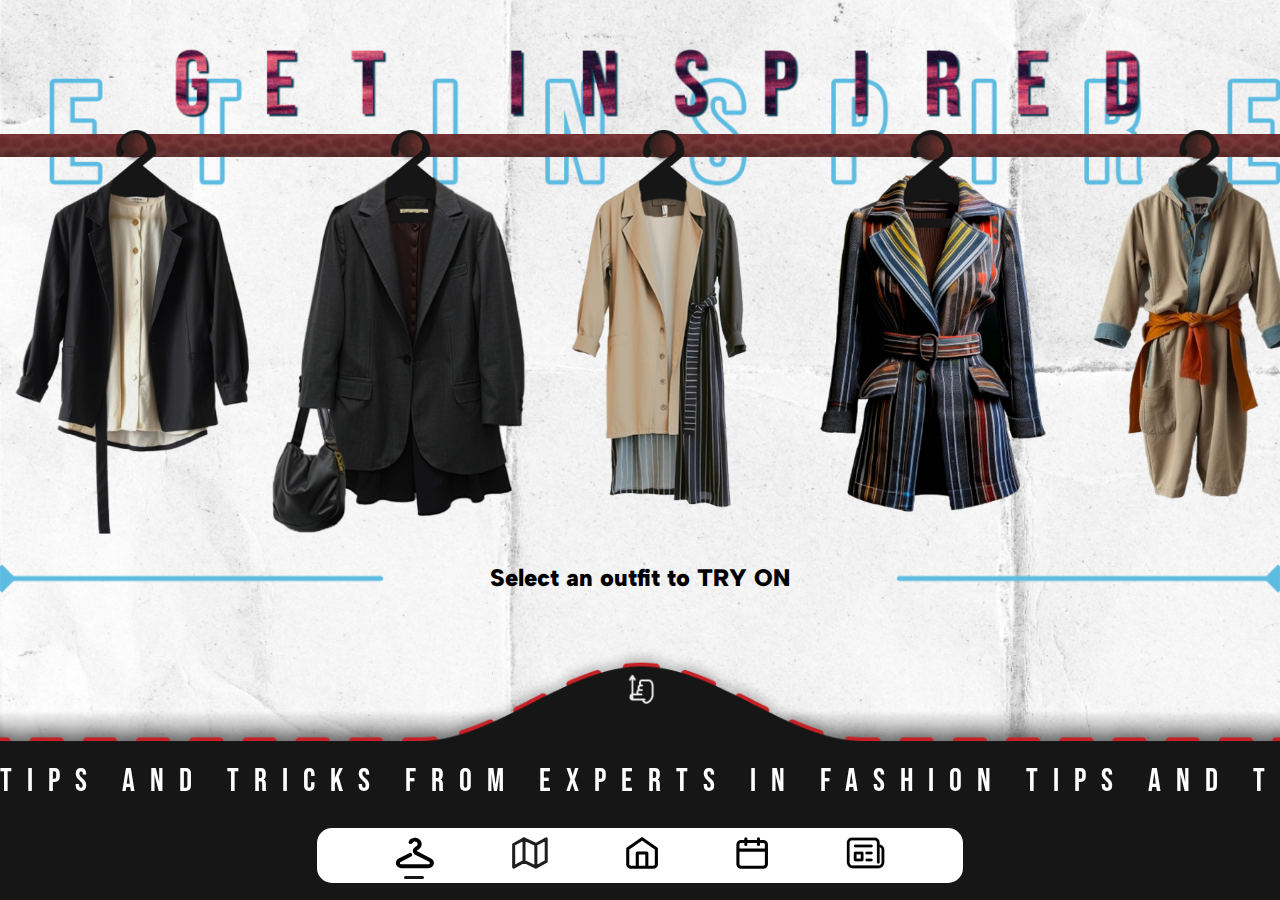
<file: inspiration_page-larisa.html>
<!DOCTYPE html>
<html lang="en" xmlns="http://www.w3.org/1999/html">
<head>
    <meta charset="UTF-8">
    <meta name="viewpoint" content="width=device-width, initial-scale=1.0"/>
    <link rel="icon" href="resources/icon_nails.png">
    <meta name="description" content="Get inspiration for your fashion week outfits. Try on outfits and read pieces of fashion advice from renown designers">
    <link rel="preconnect" href="https://fonts.googleapis.com">
    <link rel="preconnect" href="https://fonts.gstatic.com" crossorigin>
    <link href="https://fonts.googleapis.com/css2?family=Albert+Sans:ital,wght@0,100..900;1,100..900&family=Bebas+Neue&family=Chakra+Petch:ital,wght@0,300;0,400;0,500;0,600;0,700;1,300;1,400;1,500;1,600;1,700&family=Goldman:wght@400;700&display=swap" rel="stylesheet">
    <title>Get Inspired</title>
    <link rel="stylesheet" href="inspiration_style-larisa.css">
    <script src="https://ajax.googleapis.com/ajax/libs/jquery/3.5.1/jquery.min.js"></script>
</head>
<body>
  <div id="screensaver">
    <video autoplay muted loop playsinline>
      <source src="resources/screensaver_video.mp4" type="video/mp4">
      Your browser does not support the video tag.
    </video>
</div>
  <header>
    <img src="resources/get_inspired_title.png" class="title-pic" alt="Get Inspired" class="title">
  </header>

  <section class="scroll-container">
    <img src="resources/hang_rod.png" class="hang-rod" alt="Hang rod">
    <div class="clothes">
      <img src="resources/outfit1.png" alt="Black blazer with cream shirt">
      <img src="resources/outfit2.png" alt="Grey blazer with leather top, black skirt and black leather bag">
      <img src="resources/outfit3.png" alt="Cream and striped long coat">
      <a href="http://127.0.0.1:5500/camera-filter-larisa/camera_page-larisa.html"><img src="resources/outfit4.png" alt="Colorful striped blazer"></a>
      <img src="resources/outfit5.png" alt="Cream overall with blue accents and orange belt">
      <img src="resources/outfit6.png" alt="Brown coat with belt">
      <img src="resources/outfit7.png" alt="Brown and gray blazer with knitted top">
      <img src="resources/outfit8.png" alt="Cream coat with black accents">
      <img src="resources/outfit9.png" alt="Cream blazer with stripped long top">
      <img src="resources/outfit10.png" alt="Black top with orange pants">
    </section>

    <section class="select-outfit">
      <img src="resources/Line 1.png" class="line1" alt="dividing line">
      <p class="try-on">Select an outfit to TRY ON</p>
      <img src="resources/Line 2.png" class="line2" alt="dividing line">
    </section>

    <div class="tt">
      <p>TIPS AND TRICKS FROM EXPERTS IN FASHION TIPS AND TRICKS FROM EXPERTS IN FASHION</p>
    </div>

    <div id="nav-wrapper">
      <div id="nav">
        <div id="selection-wrapper">
          <a href="inspiration_page-larisa.html"><img src="resources/Outfits.svg" alt=""></a>
          <div id="selection"></div>
        </div>
          <a href="map.html"><img src="resources/Map.svg" alt=""></a>
              <a href="index.html"><img src="resources/Home.svg" alt=""></a>
          <a href="events.html"><img src="resources/Calendar.svg" alt=""></a>
          <a href="lina.html"><img src="resources/News.svg" alt=""></a>
      </div>
    </div>

    <section class="overlay" id="overlay">
      <img src="resources/drag_union.png" alt="Drag Handle" class="overlay-handle" id="overlayHandle">
      <div class="overlay-content" id="overlayContent">
      </div>
    </section>
    <script src="inspiration_script-larisa.js"></script>
</body>
</file>
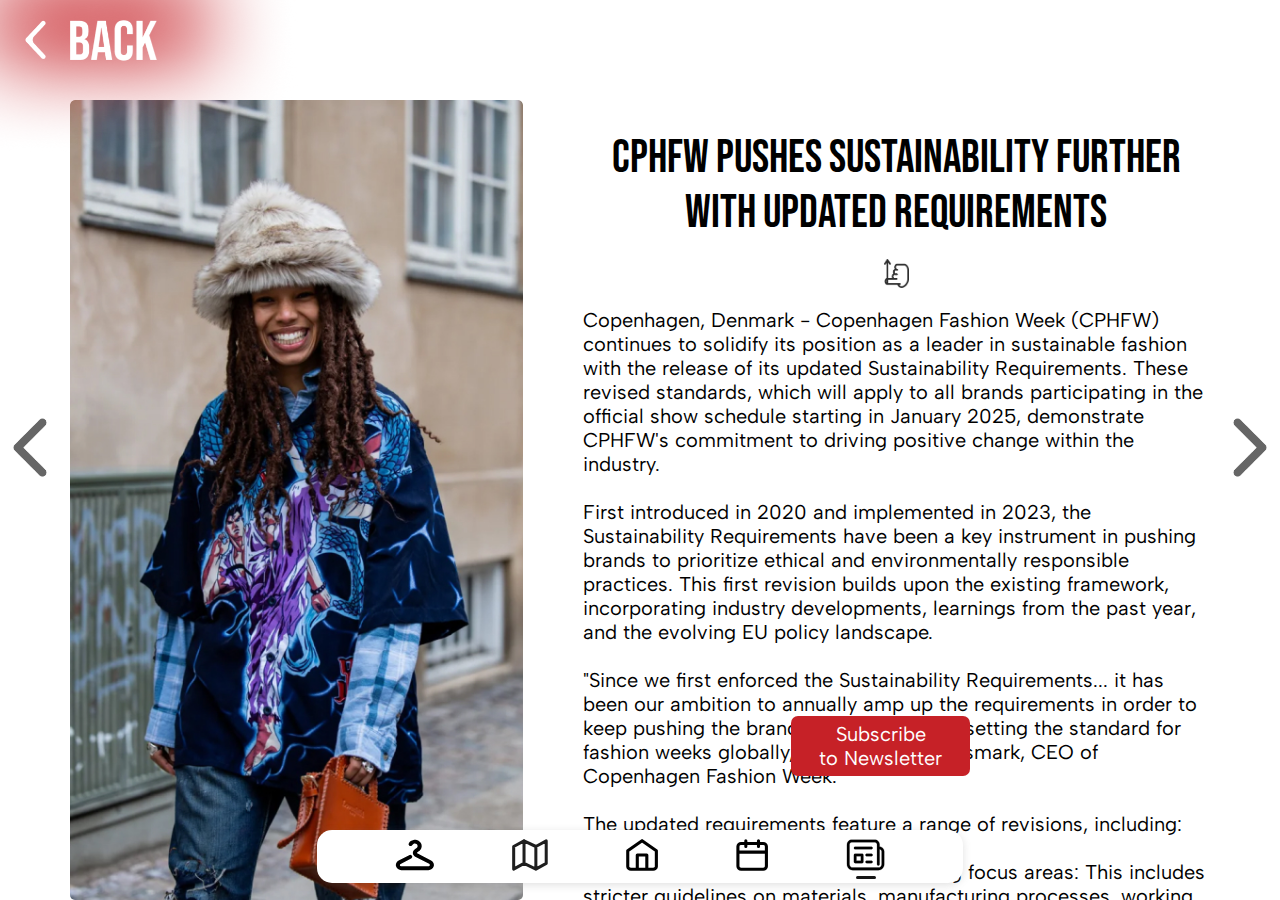
<file: lina.html>
<!DOCTYPE html>
<html>
<head>
    <title>News page 1</title>
    <link rel="stylesheet" href="stylesheet-lina.css">
    <meta name="viewport" content="width=device-width, initial-scale=1.0"> 
    <link href="https://fonts.googleapis.com/css2?family=Albert+Sans:ital,wght@0,100..900;1,100..900&family=Bebas+Neue&display=swap" rel="stylesheet">
    <script src="https://ajax.googleapis.com/ajax/libs/jquery/3.5.1/jquery.min.js"></script>
</head>
<body>
    <div id="screensaver">
        <video autoplay muted loop playsinline>
          <source src="resources/screensaver_video.mp4" type="video/mp4">
          Your browser does not support the video tag.
        </video>
    </div>
    <div class="news">

        <div class="image">
            <div class="image-frame" style="background-image: url(resources/images/sustanability.jpg);"></div>
        </div>

        <div class="text-section">
            <div class="content-wrapper">
                <h1>CPHFW PUSHES SUSTAINABILITY FURTHER WITH UPDATED REQUIREMENTS</h1>
                <img src="resources/images/drag icon.jpg" alt="Drag" class="drag-icon">
            
                <p>Copenhagen, Denmark - Copenhagen Fashion Week (CPHFW) continues to solidify its position as a leader in sustainable fashion with the release of its updated Sustainability Requirements.  These revised standards, which will apply to all brands participating in the official show schedule starting in January 2025, demonstrate CPHFW's commitment to driving positive change within the industry. <br><br>

                First introduced in 2020 and implemented in 2023, the Sustainability Requirements have been a key instrument in pushing brands to prioritize ethical and environmentally responsible practices. This first revision builds upon the existing framework, incorporating industry developments, learnings from the past year, and the evolving EU policy landscape. <br><br>
                
                "Since we first enforced the Sustainability Requirements... it has been our ambition to annually amp up the requirements in order to keep pushing the brands and to continue setting the standard for fashion weeks globally," says Cecilie Thorsmark, CEO of Copenhagen Fashion Week. <br><br>
                
                The updated requirements feature a range of revisions, including:<br><br>
                
                - Strengthened criteria across all existing focus areas: This includes stricter guidelines on materials, manufacturing processes, working conditions, and waste management.<br><br>
                
                - Increased emphasis on circularity: Brands are encouraged to adopt circular business models, with specific requirements related to design, production, and end-of-life management of garments.<br><br>
                
                - Enhanced transparency and traceability:  Brands must provide detailed information about their supply chains and sustainability practices, enabling greater accountability and consumer awareness.<br><br>
                
                - Focus on social sustainability: The updated requirements underscore the importance of fair wages, safe working conditions, and diversity and inclusion within the fashion industry.<br><br>
                
                CPHFW's ongoing efforts extend beyond the Sustainability Requirements. The organization recently published its 2023 Annual Sustainability Report, highlighting progress made on its 2023-2025 Action Plan.  This includes achieving 20 out of 20 targets set for 2023, covering areas such as education, emission and waste reduction, and accelerating industry-wide sustainability efforts.<br><br>
                
                By consistently raising the bar for sustainable practices, CPHFW is not only influencing the brands that participate in its events but also inspiring other fashion weeks and industry players to embrace a more responsible approach. As the fashion world increasingly recognizes the urgent need for change, CPHFW's leadership serves as a beacon, guiding the industry towards a more sustainable future.<br><br><br><br><br><br><br><br>
                </p>
            </div>
        </div>
    </div>

    <div class="arrow-buttons">
        <a href="news5.html"><img src="resources/images/arrow.png" alt="News Page 5"></a>
        <a href="news2.html"><img src="resources/images/arrow.png" alt="News Page 2"></a>
    </div>

    <div class="back-button">
        <a href="index.html"><img src="resources/images/Group 14.png" alt="Back"></a>
    </div>

    <div class="button-wrapper"> 
        <button id="subscribe-btn">Subscribe <br> to Newsletter</button>
    </div>

    <div id="nav-wrapper">
        <div id="nav">
            <a href="inspiration_page-larisa.html"><img src="resources/Outfits.svg" alt=""></a>
            <a href="map.html"><img src="resources/Map.svg" alt=""></a>        
            <a href="index.html"><img src="resources/Home.svg" alt=""></a>
            <a href="events.html"><img src="resources/Calendar.svg" alt=""></a>
            <div id="selection-wrapper">
                <a href="lina.html"><img src="resources/News.svg" alt=""></a>
                <div id="selection"></div>
            </div>
        </div>
    </div>
    
    
    <div id="overlay" class="overlay">
        <div class="modal">
            <span class="close-btn" id="close-btn">&times;</span>
            <h1>
                <span class="highlight"><b>Sign up</b></span> to get exclusive discounts<br>
                from our sponsors and stay on top<br>
                of the latest news.
            </h1>
            <p>Your email:</p>
            <form id="email-form">
                <input type="email" required>
                <button type="submit">Submit</button>
            </form>
        </div>
    </div>

    <div id="thank-you-overlay" class="overlay"> 
        <div class="modal">
          <span class="close-btn" onclick="closeThankYouOverlay()">&times;</span> 
          <h2>Thank you <br> for your subscription!</h2>
        </div>
    </div>

    <script src="overlay.js"></script>

</body>
</html>
</file>
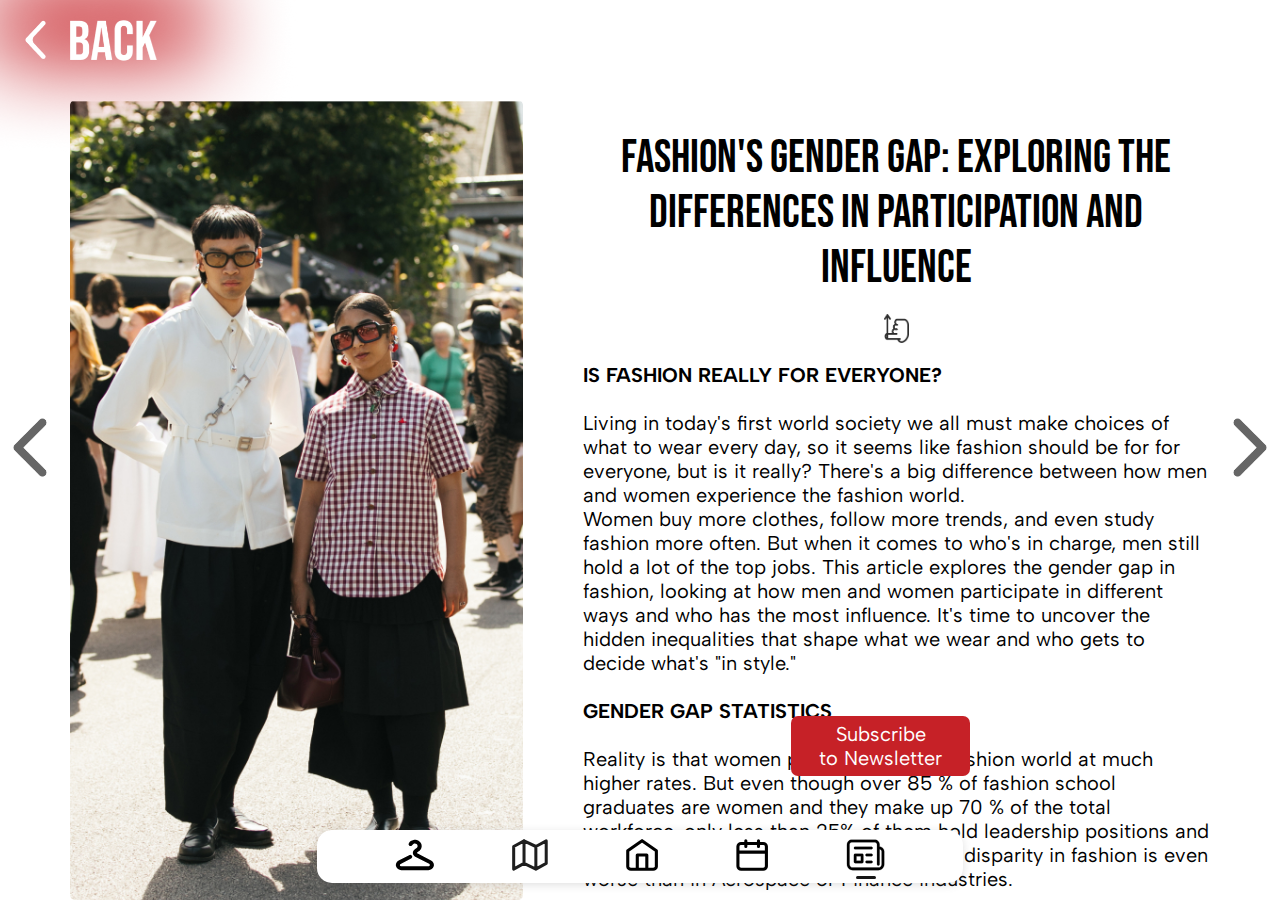
<file: news2.html>
<!DOCTYPE html>
<html>
<head>
    <title>News page 2</title>
    <link rel="stylesheet" href="stylesheet-lina.css">
    <meta name="viewport" content="width=device-width, initial-scale=1.0"> 
    <link href="https://fonts.googleapis.com/css2?family=Albert+Sans:ital,wght@0,100..900;1,100..900&family=Bebas+Neue&display=swap" rel="stylesheet">
    <script src="https://ajax.googleapis.com/ajax/libs/jquery/3.5.1/jquery.min.js"></script>
</head>
<body>
    <div id="screensaver">
        <video autoplay muted loop playsinline>
          <source src="resources/screensaver_video.mp4" type="video/mp4">
          Your browser does not support the video tag.
        </video>
    </div>
    <div class="news">

        <div class="image">
            <div class="image-frame" style="background-image: url(resources/images/gender.jpg);"></div>
        </div>

        <div class="text-section">
            <div class="content-wrapper">
                <h1>FASHION'S GENDER GAP: EXPLORING THE DIFFERENCES IN PARTICIPATION AND INFLUENCE</h1>
                <img src="resources/images/drag icon.jpg" alt="Drag" class="drag-icon">
            
                <p><b>IS FASHION REALLY FOR EVERYONE?</b><br><br>
                    Living in today's first world society we all must make choices of what to wear every day, so it seems like fashion should be for for everyone, but is it really? There's a big difference between how men and women experience the fashion world. <br>
                    Women buy more clothes, follow more trends, and even study fashion more often. But when it comes to who's in charge, men still hold a lot of the top jobs. This article explores the gender gap in fashion, looking at how men and women participate in different ways and who has the most influence. It's time to uncover the hidden inequalities that shape what we wear and who gets to decide what's "in style."<br><br>
                    
                    <b>GENDER GAP STATISTICS</b><br><br>
                    Reality is that women participate in the fashion world at much higher rates. But even though over 85 % of fashion school graduates are women and they make up 70 % of the total workforce, only less than 25% of them hold leadership positions and another surprising fact is that the gender disparity in fashion is even worse than in Aerospace or Finance industries.<br><br>
                    
                    <b>WHY THE IMBALANCE?</b><br><br>
                     There are several factors contribute to this imbalance. Unconscious bias, lack of mentorship for women, and the challenge of balancing work and family life all play a role. The industry's demanding schedule and pressure to conform to certain beauty standards can also disproportionately affect women. I addition to that fashion has a long history of reinforcing traditional gender roles and expectations. This legacy is hard to shake off, and many structures and practices within the industry still reflect these outdated norms.<br><br>
                    
                    <b>MEN'S SIDE</b><br><br>
                    But I think it's important to look at the other side of the spectrum which is men and fashion. While they might not face the same barriers to entry, men are also affected by the gender gap in the industry. They often feel limited by narrow definitions of masculinity and a lack of options for self-expression through clothing. Societal pressures and workplace dress codes can reinforce traditional gender roles, leaving little room for men to explore their personal style. This can lead to feelings of restriction, a lack of confidence, and even body image issues. It's crucial to recognize that the fashion industry's gender gap affects everyone and creating a more inclusive and equitable space will benefit men just as much as women.<br><br>
                    
                    <b>CONCLUSION</b><br><br>
                    Fashion can seem unfair to both women and men. Women are often the ones buying and wearing the clothes, but they don't have as much say in how the fashion world works. Men also feel pressure to dress a certain way, which can be limiting and make them feel insecure. To make fashion better for everyone, we need to get rid of old ideas about what men and women should wear and how they should act. We need to make sure everyone feels welcome and has the chance to succeed, no matter their gender. If we do this, fashion can be a place where everyone feels good about themselves and can express who they are.<br><br><br><br><br><br><br></p>
            </div>
        </div>
    </div>

    <div class="arrow-buttons">
        <a href="lina.html"><img src="resources/images/arrow.png" alt="News Page 1"></a>
        <a href="news3.html"><img src="resources/images/arrow.png" alt="News Page 3"></a>
    </div>
    <div class="back-button">
        <a href="index.html"><img src="resources/images/Group 14.png" alt="Back"></a>
    </div>

    <div class="button-wrapper"> 
        <button id="subscribe-btn">Subscribe <br> to Newsletter</button>
    </div>

    <div id="nav-wrapper">
        <div id="nav">
            <a href="inspiration_page-larisa.html"><img src="resources/Outfits.svg" alt=""></a>
            <a href="map.html"><img src="resources/Map.svg" alt=""></a>        
            <a href="index.html"><img src="resources/Home.svg" alt=""></a>
            <a href="events.html"><img src="resources/Calendar.svg" alt=""></a>
            <div id="selection-wrapper">
                <a href="lina.html"><img src="resources/News.svg" alt=""></a>
                <div id="selection"></div>
            </div>
        </div>
    </div>

    <div id="overlay" class="overlay">
        <div class="modal">
            <span class="close-btn" id="close-btn">&times;</span>
            <h1>
                <span class="highlight"><b>Sign up</b></span> to get exclusive discounts<br>
                from our sponsors and stay on top<br>
                of the latest news.
            </h1>
            <p>Your email:</p>
            <form id="email-form">
                <input type="email" required>
                <button type="submit">Submit</button>
            </form>
        </div>
    </div>

    <div id="thank-you-overlay" class="overlay"> 
        <div class="modal">
          <span class="close-btn" onclick="closeThankYouOverlay()">&times;</span> 
          <h2>Thank you <br> for your subscription!</h2>
        </div>
    </div>

    <script src="overlay.js"></script>

</body>
</html>
</file>
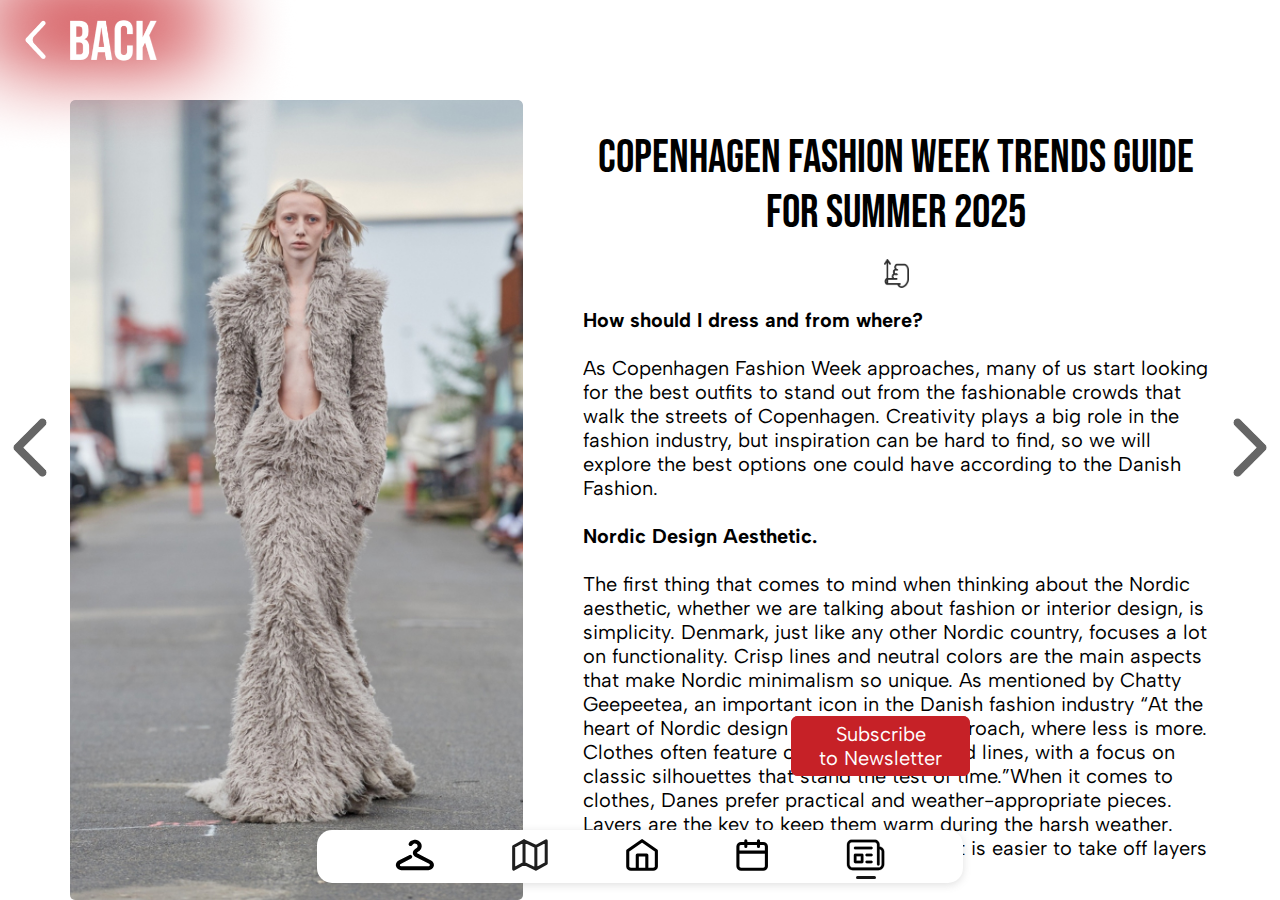
<file: news3.html>
<!DOCTYPE html>
<html>
<head>
    <title>News page 3</title>
    <link rel="stylesheet" href="stylesheet-lina.css">
    <meta name="viewport" content="width=device-width, initial-scale=1.0"> 
    <link href="https://fonts.googleapis.com/css2?family=Albert+Sans:ital,wght@0,100..900;1,100..900&family=Bebas+Neue&display=swap" rel="stylesheet">
    <script src="https://ajax.googleapis.com/ajax/libs/jquery/3.5.1/jquery.min.js"></script>

</head>
<body>
    <div id="screensaver">
        <video autoplay muted loop playsinline>
          <source src="resources/screensaver_video.mp4" type="video/mp4">
          Your browser does not support the video tag.
        </video>
    </div>
    <div class="news">

        <div class="image">
            <div class="image-frame" style="background-image: url(resources/images/trends.jpg);"></div>
        </div>

        <div class="text-section">
            <div class="content-wrapper">
                <h1>Copenhagen fashion week Trends guide for summer 2025</h1>
                <img src="resources/images/drag icon.jpg" alt="Drag" class="drag-icon">
            
                <p>
                    <b>How should I dress and from where?</b><br><br>

                    As Copenhagen Fashion Week approaches, many of us start looking for the best outfits to stand out from the fashionable crowds that walk the streets of Copenhagen. Creativity plays a big role in the fashion industry, but inspiration can be hard to find, so we will explore the best options one could have according to the Danish Fashion.<br><br>

                    <b>Nordic Design Aesthetic.</b><br><br>

                    The first thing that comes to mind when thinking about the Nordic aesthetic, whether we are talking about fashion or interior design, is simplicity. Denmark, just like any other Nordic country, focuses a lot on functionality. Crisp lines and neutral colors are the main aspects that make Nordic minimalism so unique. As mentioned by Chatty Geepeetea, an important icon in the Danish fashion industry “At the heart of Nordic design is a minimalist approach, where less is more. Clothes often feature clean, unembellished lines, with a focus on classic silhouettes that stand the test of time.”When it comes to clothes, Danes prefer practical and weather-appropriate pieces. Layers are the key to keep them warm during the harsh weather. Layering is especially practical because it is easier to take off layers as you get into warmer places.<br><br>
                <ul>
                    <li>Turtle necks under short-sleeve tops</li>
                    <li>Shirts under knitted vests</li>
                    <li>Long or short skirts over long pants</li>
                    <li>Ankle-length coats and fur</li><br>
                </ul>

                    <b>Internet Trends</b>

                    As mentioned above, internet trends are a big influence for the fashionable people of Copenhagen. Whatever pattern, color palette or fashion style is trending on the internet, you will see it be worn by most of the youth.<br>
                    Street style is very popular at the moment, with elements of Y2K fashion which is essentially 2000’s looks mostly seen on young celebrities at the time, and futuristic accessories.
                    While internet trendy looks seem the best option when you want to stand out, they tend to be copies of copies of outfits. Sure, it is a great idea to get inspired by them but adding details that convey your unique personality is what really makes you stand out.<br><br>

                    <b>Best Affordable Shops</b><br><br>

                    As the economy continues on getting worse each day, it is important that we spend as less money as we can.<br>
                    Many people have turned to thrift-shopping over the past few years as it is both affordable and sustainable.<br>
                    Many “long-lost” designer pieces can be found even at your closest second-hand shop. “Vintage is in, thrifting is cool now” say the people of Denmark.<br>
                    Statistics have shown that thrift-shopping and reselling has increased by approximately 20% over the past 7 years, and it continues to rise as reselling websites like Vinted or Facebook Marketplace are being flooded with users.<br><br>


                    Instagram link <br>
                    Facebook link <br>
                    X link <br>
                    Youtube link<br><br><br><br><br>
                </p>
            </div>
        </div>
    </div>
    <div class="arrow-buttons">
        <a href="news2.html"><img src="resources/images/arrow.png" alt="News Page 2"></a>
        <a href="news4.html"><img src="resources/images/arrow.png" alt="News Page 4"></a>
    </div>
    <div class="back-button">
        <a href="index.html"><img src="resources/images/Group 14.png" alt="Back"></a>
    </div>
    <div class="button-wrapper"> 
        <button>Subscribe <br> to Newsletter</button>
    </div>

    <div class="button-wrapper"> 
        <button id="subscribe-btn">Subscribe <br> to Newsletter</button>
    </div>

    <div id="nav-wrapper">
        <div id="nav">
            <a href="inspiration_page-larisa.html"><img src="resources/Outfits.svg" alt=""></a>
            <a href="map.html"><img src="resources/Map.svg" alt=""></a>        
            <a href="index.html"><img src="resources/Home.svg" alt=""></a>
            <a href="events.html"><img src="resources/Calendar.svg" alt=""></a>
            <div id="selection-wrapper">
                <a href="lina.html"><img src="resources/News.svg" alt=""></a>
                <div id="selection"></div>
            </div>
        </div>
    </div>


    <div id="overlay" class="overlay">
        <div class="modal">
            <span class="close-btn" id="close-btn">&times;</span>
            <h1>
                <span class="highlight"><b>Sign up</b></span> to get exclusive discounts<br>
                from our sponsors and stay on top<br>
                of the latest news.
            </h1>
            <p>Your email:</p>
            <form id="email-form">
                <input type="email" required>
                <button type="submit">Submit</button>
            </form>
        </div>
    </div>

    <div id="thank-you-overlay" class="overlay"> 
        <div class="modal">
          <span class="close-btn" onclick="closeThankYouOverlay()">&times;</span> 
          <h2>Thank you <br> for your subscription!</h2>
        </div>
    </div>

    <script src="overlay.js"></script>

</body>
</html>
</file>
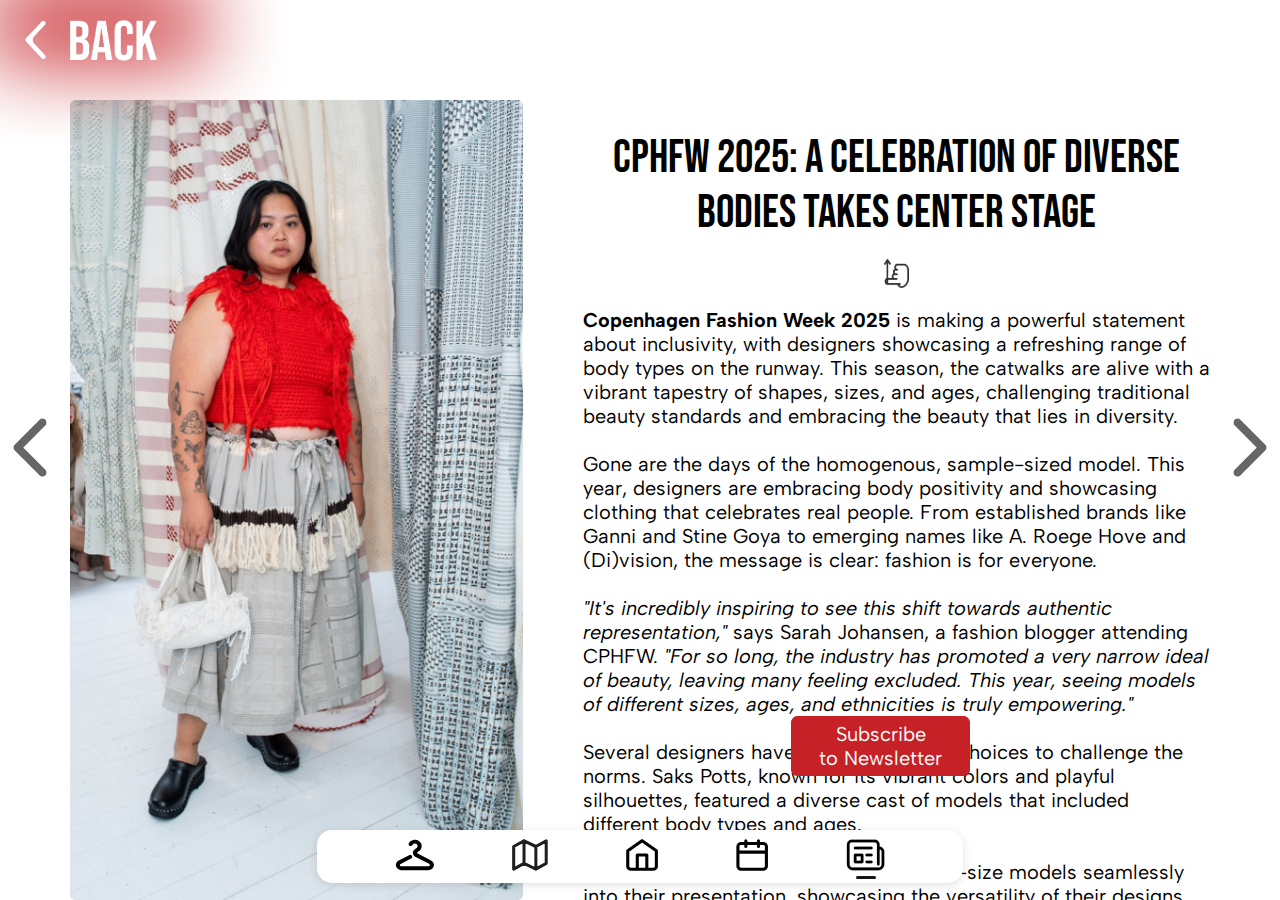
<file: news4.html>
<!DOCTYPE html>
<html>
<head>
    <title>News page 4</title>
    <link rel="stylesheet" href="stylesheet-lina.css">
    <meta name="viewport" content="width=device-width, initial-scale=1.0"> 
    <link href="https://fonts.googleapis.com/css2?family=Albert+Sans:ital,wght@0,100..900;1,100..900&family=Bebas+Neue&display=swap" rel="stylesheet">
    <script src="https://ajax.googleapis.com/ajax/libs/jquery/3.5.1/jquery.min.js"></script>

</head>
<body>
    <div id="screensaver">
        <video autoplay muted loop playsinline>
          <source src="resources/screensaver_video.mp4" type="video/mp4">
          Your browser does not support the video tag.
        </video>
    </div>
    <div class="news">

        <div class="image">
            <div class="image-frame" style="background-image: url(resources/images/diverse.jpg);"></div>
        </div>

        <div class="text-section">
            <div class="content-wrapper">
                <h1>CPHFW 2025: A Celebration of Diverse Bodies Takes Center Stage</h1>
                <img src="resources/images/drag icon.jpg" alt="Drag" class="drag-icon">
            
                <p>
                    <b>Copenhagen Fashion Week 2025</b> is making a powerful statement about inclusivity, with designers showcasing a refreshing range of body types on the runway. This season, the catwalks are alive with a vibrant tapestry of shapes, sizes, and ages, challenging traditional beauty standards and embracing the beauty that lies in diversity.<br><br>

                    Gone are the days of the homogenous, sample-sized model. This year, designers are embracing body positivity and showcasing clothing that celebrates real people. From established brands like Ganni and Stine Goya to emerging names like A. Roege Hove and (Di)vision, the message is clear: fashion is for everyone.<br><br>
                        
                    <i>"It's incredibly inspiring to see this shift towards authentic representation,"</i> says Sarah Johansen, a fashion blogger attending CPHFW. <i>"For so long, the industry has promoted a very narrow ideal of beauty, leaving many feeling excluded. This year, seeing models of different sizes, ages, and ethnicities is truly empowering."</i><br><br>
                    Several designers have made conscious choices to challenge the norms. Saks Potts, known for its vibrant colors and playful silhouettes, featured a diverse cast of models that included different body types and ages.<br><br>
                        
                    Baum und Pferdgarten incorporated plus-size models seamlessly into their presentation, showcasing the versatility of their designs.
                    This move towards inclusivity is not just a trend; it reflects a broader social movement demanding greater representation in media and fashion. Consumers are increasingly vocal about supporting brands that reflect their values, and designers are responding.<br><br>
                    <i>"It's not just about ticking boxes,"</i> says Niels Jensen, a fashion design student. <i>"It's about creating clothes that make people feel confident and beautiful in their own skin.This season at CPHFW proves that fashion can be a powerful tool for celebrating individuality and challenging outdated norms."</i><br><br>
                        
                    Copenhagen Fashion Week 2025 is setting a powerful precedent for the industry, proving that inclusivity is not just good ethics, it's good business. By embracing diversity, the fashion world is finally starting to reflect the real world, and that's something to celebrate.<br><br><br><br><br><br><br><br><br>
                </p>
            </div>
        </div>
    </div>
    <div class="arrow-buttons">
        <a href="news3.html"><img src="resources/images/arrow.png" alt="News Page 3"></a>
        <a href="news5.html"><img src="resources/images/arrow.png" alt="News Page 5"></a>
    </div>
    <div class="back-button">
        <a href="index.html"><img src="resources/images/Group 14.png" alt="Back"></a>
    </div>
    <div class="button-wrapper"> 
        <button>Subscribe <br> to Newsletter</button>
    </div>

    <div class="button-wrapper"> 
        <button id="subscribe-btn">Subscribe <br> to Newsletter</button>
    </div>

    <div id="nav-wrapper">
        <div id="nav">
            <a href="inspiration_page-larisa.html"><img src="resources/Outfits.svg" alt=""></a>
            <a href="map.html"><img src="resources/Map.svg" alt=""></a>        
            <a href="index.html"><img src="resources/Home.svg" alt=""></a>
            <a href="events.html"><img src="resources/Calendar.svg" alt=""></a>
            <div id="selection-wrapper">
                <a href="lina.html"><img src="resources/News.svg" alt=""></a>
                <div id="selection"></div>
            </div>
            
        </div>
    </div>


    <div id="overlay" class="overlay">
        <div class="modal">
            <span class="close-btn" id="close-btn">&times;</span>
            <h1>
                <span class="highlight"><b>Sign up</b></span> to get exclusive discounts<br>
                from our sponsors and stay on top<br>
                of the latest news.
            </h1>
            <p>Your email:</p>
            <form id="email-form">
                <input type="email" required>
                <button type="submit">Submit</button>
            </form>
        </div>
    </div>

    <div id="thank-you-overlay" class="overlay"> 
        <div class="modal">
          <span class="close-btn" onclick="closeThankYouOverlay()">&times;</span> 
          <h2>Thank you <br> for your subscription!</h2>
        </div>
    </div>

    <script src="overlay.js"></script>

</body>
</html>
</file>
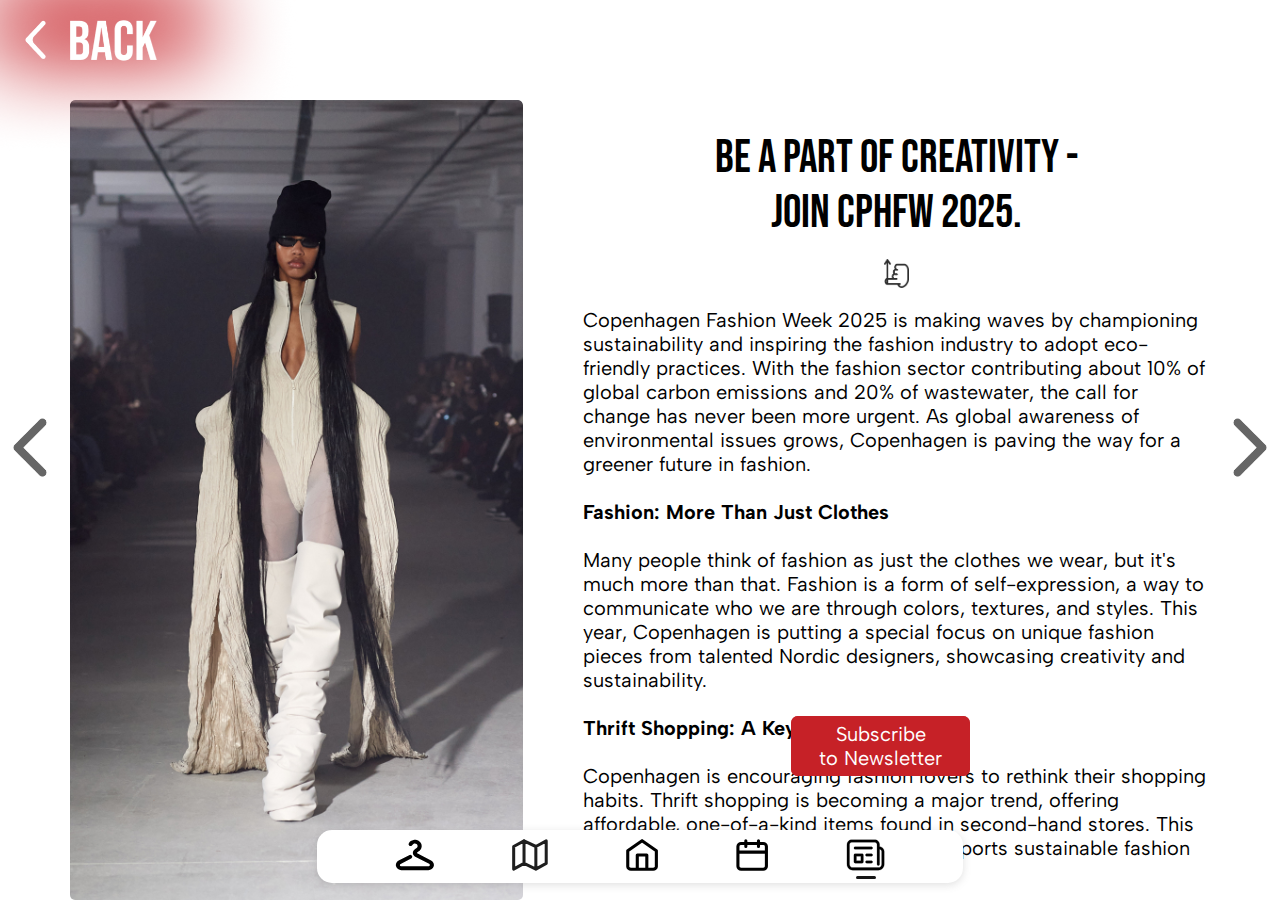
<file: news5.html>
<!DOCTYPE html>
<html>
<head>
    <title>News page 5</title>
    <link rel="stylesheet" href="stylesheet-lina.css">
    <meta name="viewport" content="width=device-width, initial-scale=1.0"> 
    <link href="https://fonts.googleapis.com/css2?family=Albert+Sans:ital,wght@0,100..900;1,100..900&family=Bebas+Neue&display=swap" rel="stylesheet">
    <script src="https://ajax.googleapis.com/ajax/libs/jquery/3.5.1/jquery.min.js"></script>

</head>
<body>
    <div id="screensaver">
        <video autoplay muted loop playsinline>
          <source src="resources/screensaver_video.mp4" type="video/mp4">
          Your browser does not support the video tag.
        </video>
    </div>
    <div class="news">

        <div class="image">
            <div class="image-frame" style="background-image: url(resources/images/creativity.jpg);"></div>
        </div>

        <div class="text-section">
            <div class="content-wrapper">
                <h1>Be a part of creativity -
                    <br>Join CPHFW 2025.</h1>
                <img src="resources/images/drag icon.jpg" alt="Drag" class="drag-icon">
            
                <p>
                    Copenhagen Fashion Week 2025 is making waves by championing sustainability and inspiring the fashion industry to adopt eco-friendly practices. With the fashion sector contributing about 10% of global carbon emissions and 20% of wastewater, the call for change has never been more urgent. As global awareness of environmental issues grows, Copenhagen is paving the way for a greener future in fashion.<br><br>
                    
                    <b>Fashion: More Than Just Clothes</b> <br><br>
                    
                    Many people think of fashion as just the clothes we wear, but it's much more than that. Fashion is a form of self-expression, a way to communicate who we are through colors, textures, and styles. This year, Copenhagen is putting a special focus on unique fashion pieces from talented Nordic designers, showcasing creativity and sustainability.<br><br>
                    
                    <b>Thrift Shopping: A Key Trend</b><br><br>
                    
                    Copenhagen is encouraging fashion lovers to rethink their shopping habits. Thrift shopping is becoming a major trend, offering affordable, one-of-a-kind items found in second-hand stores. This not only helps reduce waste but also supports sustainable fashion by giving pre-loved items a second life.<br><br>
                    
                    <b>More Than a Fashion Show</b><br><br>
                    
                    Copenhagen Fashion Week is more than just a runway event—it's an educational platform. Throughout the week, workshops and panel discussions provide valuable insights on sustainable fashion practices. Industry leaders, environmentalists, and designers come together to share their expertise and discuss the importance of eco-consciousness in fashion.<br><br>
                    
                    
                    <b>Why Sustainability Matters in Fashion</b><br><br>
                    
                    The fashion industry has a huge environmental footprint, and events like Copenhagen Fashion Week play a critical role in shaping the future of fashion. By embracing sustainability, the event sets a powerful example for the industry to follow.<br><br>

                    
                    By breaking the content into digestible sections and adding headings, this version is optimized for online readers. It's easier to skim and emphasizes key points for better engagement! Let me know if you'd like to refine it further.<br><br>
                    
                    Instagram link <br>
                    Facebook link <br>
                    X link <br>
                    Youtube link<br><br><br><br><br><br>
                </p>
            </div>
        </div>
    </div>
    <div class="arrow-buttons">
        <a href="news4.html"><img src="resources/images/arrow.png" alt="News Page 4"></a>
        <a href="lina.html"><img src="resources/images/arrow.png" alt="News Page 1"></a>
    </div>
    <div class="back-button">
        <a href="index.html"><img src="resources/images/Group 14.png" alt="Back"></a>
    </div>
    <div class="button-wrapper"> 
        <button>Subscribe <br> to Newsletter</button>
    </div>

    <div class="button-wrapper"> 
        <button id="subscribe-btn">Subscribe <br> to Newsletter</button>
    </div>

    <div id="nav-wrapper">
        <div id="nav">
            <a href="inspiration_page-larisa.html"><img src="resources/Outfits.svg" alt=""></a>
            <a href="map.html"><img src="resources/Map.svg" alt=""></a>        
            <a href="index.html"><img src="resources/Home.svg" alt=""></a>
            <a href="events.html"><img src="resources/Calendar.svg" alt=""></a>
            <div id="selection-wrapper">
                <a href="lina.html"><img src="resources/News.svg" alt=""></a>
                <div id="selection"></div>
            </div>
        </div>
    </div>


    <div id="overlay" class="overlay">
        <div class="modal">
            <span class="close-btn" id="close-btn">&times;</span>
            <h1>
                <span class="highlight"><b>Sign up</b></span> to get exclusive discounts<br>
                from our sponsors and stay on top<br>
                of the latest news.
            </h1>
            <p>Your email:</p>
            <form id="email-form">
                <input type="email" required>
                <button type="submit">Submit</button>
            </form>
        </div>
    </div>

    <div id="thank-you-overlay" class="overlay"> 
        <div class="modal">
          <span class="close-btn" onclick="closeThankYouOverlay()">&times;</span> 
          <h2>Thank you <br> for your subscription!</h2>
        </div>
    </div>

    <script src="overlay.js"></script>

</body>
</html>
</file>
<file: inspiration_style-larisa.css>
html, body {
    box-sizing: border-box;
    margin: 0;
    padding: 0;
    background-color: #FFFFFF;
    background-image: url("resources/paper_texture.png");
    background-size: 100%;
    background-blend-mode: exclusion;
}

  :root {
    font-size: 16px;
    font-family: "Albert Sans", "Bebas Neue", Arial, Helvetica, sans-serif;
    line-height : 1.5;
}

/*----------TITLE------------*/
header {
    max-width: 100%;
    max-height: 11vh;
    padding-top: 30px;
    align-items: center;
    z-index: 0;
}
.title-pic { 
    max-width: 100%;
    height: 150%;
}
#screensaver {
  position: fixed; 
  width: 100vw; 
  height:100vh; 
  left:0px; 
  top: 0px; 
  display: none; 
  z-index:10000;
  background: rgba(0, 0, 0, 0.8);
}

#screensaver video{
 width: 100vw; 
 height:100vh; 
 left:0px; 
 top: 0px;   
}
/*----------TITLE END------------*/


/*----------CLOTHES------------*/

.scroll-container {
    overflow: auto;
    scrollbar-width: none;
    width: 100vw;
    max-height: 51vh;
    padding-top: 5px;
  }
  
.hang-rod {
    position: absolute;
    width: 100%;
    max-height: 2.5vh; 
    z-index: 1;
}

 .clothes img {
    position: relative;
    height: 45vh;
    z-index: 3;
    bottom: 0.5vh;
  }
.clothes {
    white-space: nowrap;
    position: relative;
}

/*----------CLOTHES END------------*/

/*----------SELECT OUTFIT------------*/

.select-outfit {
    display: inline-block;   
    position: absolute;
    white-space: nowrap;
    padding-top: 2vh;
    width: 100vw;
    text-align: center;
    vertical-align: middle;
    line-height: 3vh;
}

.select-outfit img {
    display: inline;
    width: 30%;
}

.line1 {
    float: left;
}

.line2 {
    float: right;
}

.try-on { 
    display: inline;
    font-family: "Albert Sans", sans-serif;
    font-optical-sizing: auto;
    font-weight: 1000;
    font-style: normal;
    font-size: 150%;
  }

/*----------SELECT OUTFIT END------------*/


/*----------OVERLAY------------*/

.overlay {
    position: fixed;
    bottom: 0;
    left: 0;
    width: 100%;
    height: 30vh;
    background: linear-gradient(to bottom, rgba(0, 0, 0, 0) 30%, #161616 55%);
    overflow: hidden;
    display: flex;
    flex-direction: column;
    align-items: center;
    z-index: 1000;
    transition: height 0.3s ease;
  }
  
  .overlay.expanded {
    height: 100vh;
    background: linear-gradient(to bottom, rgba(0, 0, 0, 0) 0%, #161616 20%);
    z-index: 3000;
  }
  
  .overlay-handle {
    width: 100vw;
    cursor: grab;
    margin-top: 1.5vh; 
    z-index: 1001;
  }

  .tt {
    position: relative;
    white-space: nowrap;
    overflow: hidden;
    text-overflow: hidden; 
    bottom: -20vh;
    z-index: 2000;
  }
  .tt p {
    display: inline-block;   
    white-space: nowrap;
    font-family: "Bebas Neue";
    font-size: 2.5vw;
    color: #FFFFFF;
    letter-spacing: 15px;
  }
  
  .overlay-content {
    opacity: 0;
    color: white;
    text-align: center;
    padding-top: 60px; 
    transition: opacity 0.3s ease;
  }
  
  .overlay.expanded .overlay-content {
    opacity: 1;
  }

/*----------OVERLAY END------------*/

/*----------TIPS AND TRICKS------------*/

.overlay-content {
  -webkit-column-count: 2;
  -moz-column-count: 2;
  column-count: 2;
  overflow-y: scroll;
  scrollbar-width: none;
  padding-bottom: 10%;
}

.designer-post {
  display: flex;
  flex-direction: column;
  background-color: white;
  border-radius: 25px;
  width: 40vw;
  margin-bottom: 10px;
  box-sizing: border-box;
}

.designer-post-head {
  display: flex;
  flex-direction: row;
  margin-left: 20px;
}

.designer-post-text {
  display: flex;
  flex-direction: column;
}

.designer-post-head img{ 
  height: 18%;
  width: 18%;
  margin: 10px;
}

.designer-post h1 {
  font-family: "Bebas Neue";
  color: #161616;
  display: inline;
  letter-spacing: 6px;
  text-align: left;
  margin-top: 10px;
  margin-bottom: 0px;
}

.designer-post h2 {
  font-family: "Albert Sans";
  color: #161616;
  display: inline;
  font-weight: 200;
  text-align: left;
  margin: 0px;
}

.designer-post p {
  font-family: "Albert Sans";
  color: #161616;
  font-weight: 500;
  text-align: left;
  margin: 20px;
  font-size: 130%;
}

/*----------TIPS AND TRICKS END------------*/

/*----------NAVBAR------------*/

#nav-wrapper {
  display: flex;
  width: 100%;
  align-items: center;
  justify-content: center;
}

#nav {
  position: fixed;
  bottom: 17px;
  display: flex;
  flex-direction: row;
  justify-content: center;
  align-items: top;
  gap: 78px;
  background-color: white;
  border-radius: 15px;
  padding: 9px 78px 4px 78px;
  box-shadow: var(--shadow);
  z-index: 5000;
}

#nav img{
  height: 32px;
  width: auto;

}

#nav #selection-wrapper {
  display: flex;
  flex-direction: column;

  align-items: center;
}
#nav #selection {
  width: 20px;
  height: 3px;
  border-radius: 6px;
  background: var(--Black, #161616);
}

/*----------NAVBAR END------------*/

/*----------QUERIES FOR MOBILE------------*/

@media only screen and (max-device-width: 600px) {
  body {
    padding-top: 2vh;
  }
  .scroll-container {
    max-height: 65vh;
  }
  .clothes img {
    height: 60vh;
  }
  .hang-rod {
    height: 6vh; 
  }
  .clothes img {
    bottom: 0.3vh;
  }
  .select-outfit img {
    width: 15%;
    height: 100%;
  }
  .select-outfit {
    line-height: 1vh;
  }
  .try-on { 
    font-size: 300%;
  }
  .overlay {
    height: 25vh;
  }
  .overlay-handle {
    width: 200vw;
    margin-top: 1.5vh; 
  }
  .tt p {
    font-size: 5vw;
  }
  .tt {
    bottom: -12vh;
  }
  .overlay-content {
    -webkit-column-count: 1;
    -moz-column-count: 1;
    column-count: 1;
  }
  .designer-post {
    width: 90vw;
  }
  .designer-post h1 {
   font-size: 300%;
  }
  
  .designer-post h2 {
    font-size: 250%;
  }
  
  .designer-post p {
    font-size: 130%;
  }

  #nav-wrapper {
    display: flex;
    width: 100vw;
    align-items: center;
    justify-content: center;
  }

  #nav {
      position: fixed;
      bottom: 0px;
      width: calc(100vw - 20px);
      gap: 0;
      display: flex;
      flex-direction: row;
      justify-content: space-between;
      align-items: top;
      background-color: white;
      border-radius: 0px;
      padding: 5px 10px 3px 10px;
      box-shadow: var(--shadow);
  }

  #nav img{
      height: 20px;
      width: auto;

  }

  #nav #selection-wrapper {
      display: flex;
      flex-direction: column;
      align-items: center;
  }
  #nav #selection {
      width: 20px;
      height: 3px;
      border-radius: 6px;
      background: var(--Black, #161616);
  }
}
</file>
<file: stylesheet-lina.css>
body {
    padding: 0;
    margin: 0;
    background-color: #ffffff;
    font-family: 'Albert Sans';
    font-size: large;
    height: 100vh; 
    display: flex;
    flex-direction: column;
}

#screensaver {
    position: fixed; 
    width: 100vw; 
    height:100vh; 
    left:0px; 
    top: 0px; 
    display: none; 
    z-index:10000;
    background: rgba(0, 0, 0, 0.8);
 }
 
 #screensaver video{
   width: 100vw; 
   height:100vh; 
   left:0px; 
   top: 0px;   
 }

.back-button {
    position: fixed;
    top: 0px;
    left: 0px;
    z-index: 10;
}

.back-button img {
    width: 300px;
    height: auto;
}


.news {
    display: flex;
    align-items: center;
    flex-direction: row; 
    width: 100%;
    overflow: hidden;
    margin-top: 100px;
}

.text-section {
    display: flex;
    flex-direction: column;
    justify-content: flex-start;
    align-items: flex-start;
    width: 60%; 
    color: #000;
    font-family: "Albert Sans", serif;
    font-size: 20px;
    margin-right: 70px;
    margin-top: 0px;
    margin-left: 60px;
    padding-bottom: 50px; 
    overflow-y: auto; 
    height: 750px;
    position: relative;
}

.text-section::-webkit-scrollbar {
    display: none; 
}


.text-section h1 {
    font-family: "Bebas Neue", sans-serif;
    font-size: 46px;
    color: #000;
    margin-bottom: 18px;
    width: 100%;
    font-weight: normal;
    text-align: center;
}
.text-section p {
    margin-bottom: 70px;
}

/* Button positioning */
.button-wrapper {
    position: absolute;
    bottom: 124px; 
    right: 310px; 
    width: auto;
    text-align: center;
}

.button-wrapper button {
    background-color: #C62127;
    border: none;
    padding: 6px 28px;
    font-size: 20px;
    cursor: pointer;
    border-radius: 7px;
    color: #FFFFFF;
    font-family: "Albert Sans";
}


.arrow-buttons {
    position: fixed;
    top: 50%;
    left: 10px;
    right: 10px;
    transform: translateY(-50%);
    z-index: 10;
    display: flex;
    justify-content: space-between;
}

.arrow-buttons img {
    width: 40px;
    height: auto;
}

.arrow-buttons a:first-child img {
    transform: scaleX(-1);
}

.image {
    width: 50%;
    height: 800px;
    display: flex;
    align-items: center;
    justify-content: center;
}
.image .image-frame {
    width: 100%;
    height: 100%;
    background-repeat: no-repeat;
    background-size: cover;
    border-radius: 5px;
    margin-left: 70px;
}
.image::-webkit-scrollbar {
    display: none;
}

.drag-icon {
    display: block; 
    margin: 0 auto; 
    width: 25px; 
    height: auto;

}

/*-------------------------------- OVERLAYs---------------------------*/

/* The overlay (hidden by default) */
.overlay {
    display: none; 
    position: fixed;
    top: 0;
    left: 0;
    width: 100%;
    height: 100%;
    background-color: rgba(0, 0, 0, 0.7); 
    z-index: 1000; 
}


.modal {
    position: absolute;
    top: 50%;
    left: 50%;
    transform: translate(-50%, -50%); /* Centers the modal */
    background-color: #FFFFFF;
    padding: 20px;
    border-radius: 10px;
    width: 700px;
    height: 550px;
    text-align: center;
    box-shadow: 0 0 15px rgba(0, 0, 0, 0.5);
}


.close-btn {
    position: absolute;
    top: 5px;
    right: 20px;
    font-size: 50px;
    cursor: pointer;
}

.overlay h1 {
    margin-bottom: 70px;
    margin-top: 80px;
    padding: 50px, 50px, 50px, 50px;
    font-family: "Albert Sans", sans-serif;
    font-size: 32px;
    color: #000;
    width: 100%;
    font-weight: normal;
    text-align: center;
    align-items: center;
}

.highlight {
    color: #C62127; /* Your desired color */
}

.overlay p {
    font-family: "Albert Sans", sans-serif;
    font-size: 24px;
    color: #000;
    width: 100%;
    font-weight: bold;
    text-align: left;
    padding-left: 90px;
}

form input {
    padding: 18px;
    width: 70%;
    margin-bottom: 10px;
    border: 1px solid hsla(0, 0%, 80%, 0.897);
    border-radius: 5px;
    background-color: #FFFFFF;
    font-size: 20px;
    font-family: "Albert Sans";
}

.overlay input[type="email"] {
    background-color: #c9c9c9;
  }

.overlay button[type="submit"] {
    display: block; 
    margin-left: 455px;
    margin-top: 10px;
  }

form button {
    background-color: #C62127;
    color: white;
    border: none;
    border-radius: 5px;
    cursor: pointer;
    border: none;
    padding: 20px 45px;
    font-size: 22px;
    font-family: "Albert Sans";

}


#thank-you-overlay .modal {
    /* ... other styles ... */
    display: flex;
    flex-direction: column; 
    align-items: center; 
    justify-content: center; 
  }
  
  
  #thank-you-overlay h2 {
    font-family: "Bebas Neue", sans-serif;
    font-size: 48px;
    color: #000;
    margin-bottom: 30px;
    width: 100%;
    font-weight: normal;
    text-align: center;
    align-items: center;
    margin: 0;
  }


  /* ------------------------------ NAV ------------------------------*/


  #nav-wrapper {
    display: flex;
    width: 100%;
    align-items: center;
    justify-content: center;
}

#nav {
    position: fixed;
    bottom: 17px;
    display: flex;
    flex-direction: row;
    justify-content: center;
    align-items: top;
    gap: 78px;
    background-color: white;
    border-radius: 15px;
    padding: 9px 78px 4px 78px;
    box-shadow: rgba(99, 99, 99, 0.2) 0px 2px 8px 0px;
}

#nav img{
    height: 32px;
    width: auto;

}

#nav #selection-wrapper {
    display: flex;
    flex-direction: column;

    align-items: center;
}
#nav #selection {
    width: 20px;
    height: 3px;
    border-radius: 6px;
    background: var(--Black, #161616);
}



/*--------------------------------- MOBILE -------------------------------------*/



@media screen and (max-width: 430px) {
    /* ... (your existing mobile styles) ... */

    #app-container {
        height: 100vh;
        overflow: hidden;
      }
    

    .news {
        flex-direction: column; 
        flex-grow: 1;
        padding-top: 25px; 
        overflow-y: auto;
    }

    .text-section {
        width: 95%; 
        margin: 20px auto; 
        font-size: 15px;
    }

    .text-section h1 {
        position: static;
        top: auto; 
        left: auto; 
        width: 95%;
        background-color: #ffffff;
        z-index: auto;
        text-align: center;
        font-size: 30px;
    }

    .image {
        width: 95%; 
        margin-top: 30px;
    }

    .image img {
        width: 100%;
        height: 250px;
        object-fit: cover; 
        display: block;
    }

    .text-section {
        width: 85%; 
        margin: 20xpx;
        font-size: 15px;
    } 

    .arrow-buttons img {
        width: 23px;
    }

    .drag-icon {
        width: 20px; 
    }

    .button-wrapper {
        bottom: 70px; 
        right: 20px; 
    }
    
    .button-wrapper button {
        padding: 6px 20px;
        font-size: 15px;
    }

    .back-button {
        position: absolute;
        top: 0px;
        left: 0px;
        z-index: 10;
    }
    
    .back-button img {
        width: 200px;
        height: auto;
    }
    

/* -------------- Navigation bar mobile --------------*/

#nav-wrapper {  
    display: flex;
    width: 100vw;
    align-items: center;
    justify-content: center;
}

#nav {
    position: fixed;
    bottom: 0px;
    width: calc(100vw - 20px);
    gap: 0;
    display: flex;
    flex-direction: row;
    justify-content: space-between;
    background-color: white;
    align-items: top;
    border-radius: 0px;
    padding: 5px 10px 3px 10px;
}

#nav img{
    height: 32px;
    width: auto;

}

#nav #selection-wrapper {
    display: flex;
    flex-direction: column;
    align-items: center;
}
#nav #selection {
    width: 20px;
    height: 3px;
    border-radius: 6px;
    background: var(--Black, #161616);
}




.image {
    width: 100%;
    height: 100%;
    display: flex;
    align-items: center;
    justify-content: center;
}
.image .image-frame {
    width: 80%;
    height: 300px;
    background-repeat: no-repeat;
    background-size: cover;
    border-radius: 5px;
    margin-left: 0px;
}

.news {
    display: flex;
    flex-direction: column; 
    align-items: center;
    width: 100%;
    overflow: scroll;
    margin-top: 10px;
}

.text-section {
    display: flex;
    flex-direction: column;
    justify-content: flex-start;
    align-items: center;
    width: 80%; /* Width of text section */
    color: #000;
    font-family: "Albert Sans", serif;
    font-weight: 400;
    font-size: 15px;
    overflow-y: visible; 
    max-height: calc(100vh - 309px); 
    position: relative; 
}

/*-------------------------------- OVERLAYs---------------------------*/

/* The overlay (hidden by default) */
.overlay {
    display: none; 
    position: fixed;
    top: 0;
    left: 0;
    width: 100%;
    height: 100%;
    background-color: rgba(0, 0, 0, 0.7); 
    z-index: 1000; 
}


.modal {
    position: absolute;
    top: 50%;
    left: 50%;
    transform: translate(-50%, -50%); /* Centers the modal */
    background-color: #FFFFFF;
    padding: 20px;
    border-radius: 10px;
    width: 348px;
    height: 275px;
    text-align: center;
    box-shadow: 0 0 15px rgba(0, 0, 0, 0.5);
}


.close-btn {
    position: absolute;
    top: 5px;
    right: 20px;
    font-size: 35px;
    cursor: pointer;
}

.overlay h1 {
    margin-bottom: 30px;
    margin-top: 30px;
    padding: 50px, 50px, 50px, 50px;
    font-family: "Albert Sans", sans-serif;
    font-size: 18px;
    color: #000;
    width: 100%;
    font-weight: normal;
    text-align: center;
    align-items: center;
}

.highlight {
    color: #C62127;
}

.overlay p {
    font-family: "Albert Sans", sans-serif;
    font-size: 15px;
    color: #000;
    width: 100%;
    font-weight: bold;
    text-align: left;
    padding-left: 45px;
}

form input {
    padding: 11px;
    width: 70%;
    margin-bottom: 5px;
    border: 1px solid hsla(0, 0%, 80%, 0.897);
    border-radius: 5px;
    background-color: #FFFFFF;
    font-size: 15px;
    font-family: "Albert Sans";
}

.overlay input[type="email"] {
    background-color: #c9c9c9;
  }

.overlay button[type="submit"] {
    display: block; 
    margin-left: 213px;
    margin-top: 6px;
  }

form button {
    background-color: #C62127;
    color: white;
    border: none;
    border-radius: 5px;
    cursor: pointer;
    border: none;
    padding: 12px 24px;
    font-size: 15px;
    font-family: "Albert Sans";

}


#thank-you-overlay .modal {
    /* ... other styles ... */
    display: flex;
    flex-direction: column; 
    align-items: center; 
    justify-content: center; 
  }
  
  
  #thank-you-overlay h2 {
    font-family: "Bebas Neue", sans-serif;
    font-size: 32px;
    color: #000;
    margin-bottom: 30px;
    width: 100%;
    font-weight: normal;
    text-align: center;
    align-items: center;
    margin: 0;
  }


}
</file>
